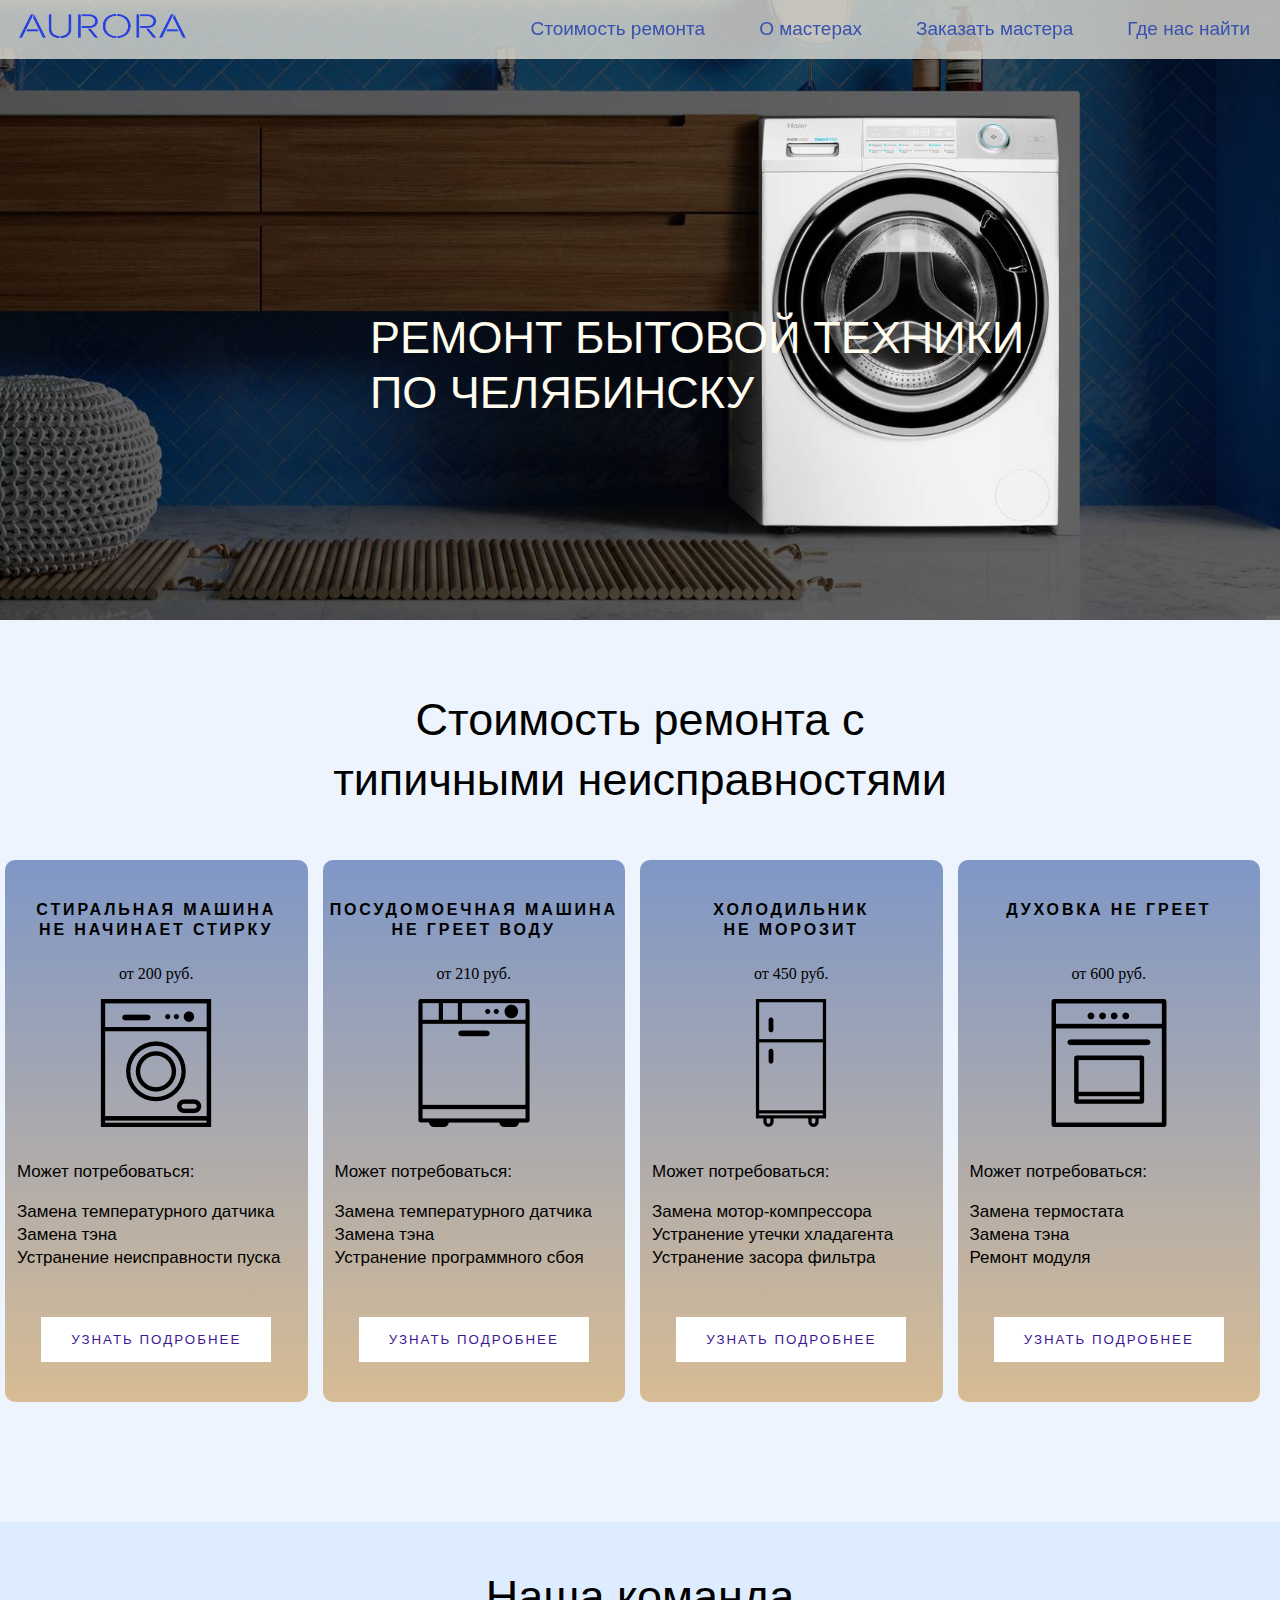
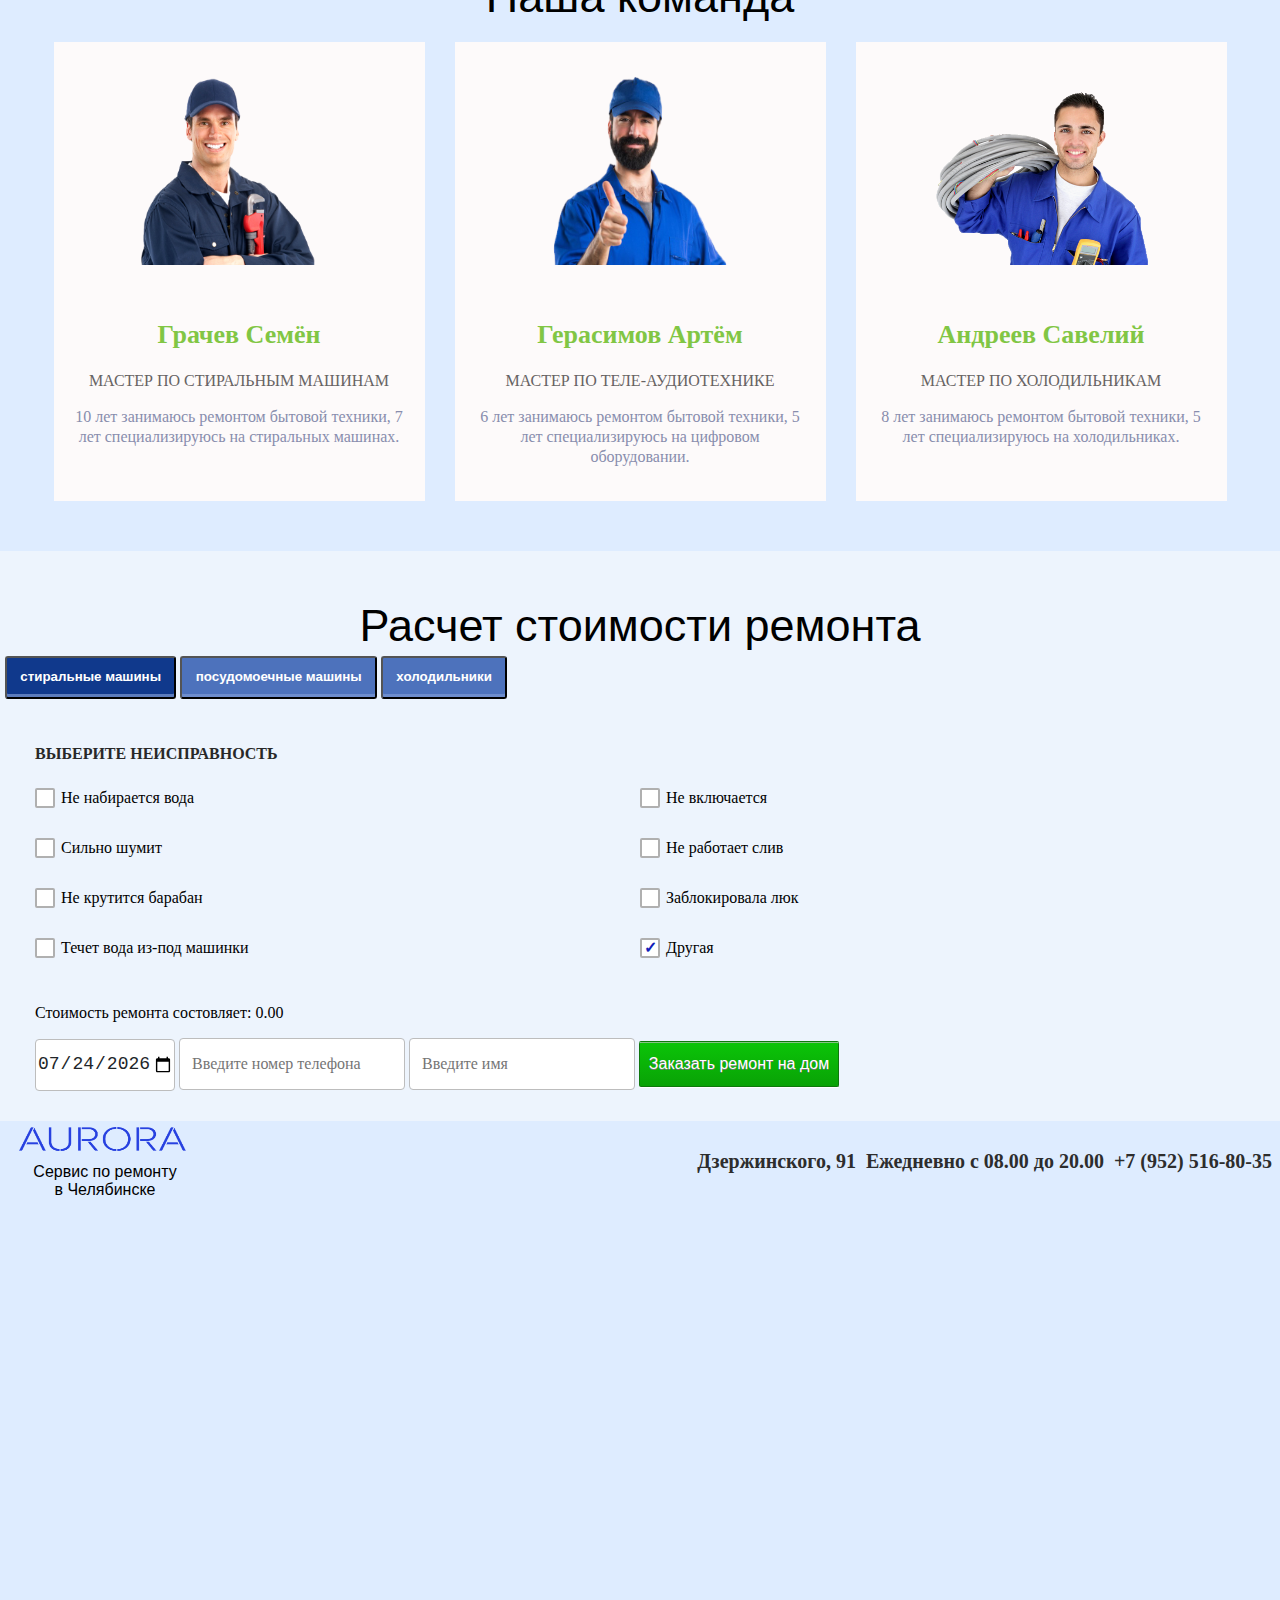
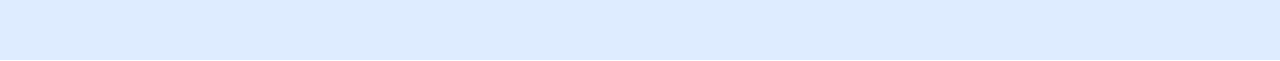
<file: index.html>
<!DOCTYPE html>
<html lang="en">

<head>
    <meta charset="UTF-8">
    <meta name="viewport" content="width=device-width">
    <meta http-equiv="X-UA-Compatible" content="ie=edge">
    <title>Ремонт бытовой техники</title>
    <link rel="stylesheet" href="./style.css">
    <script src="js/jquery.js"></script>
    <script src="js/form1.js"></script>
    <script src="js/tabList.js"></script>
    <script src="js/pop_up.js"></script>
</head>

<body>

    <header>
        <div class="header_container">
            <a id="header_logo" href="http://www.aurora-master.site/"><img src="/img/aurora.png" class="logo"></a>
            <nav><a href="#price_grid">Стоимость ремонта</a>
                <a href="#header_master">О мастерах</a>
                <a href="#request">Заказать мастера</a>
                <a href="#map_anchor">Где нас найти</a>
            </nav>
        </div>
    </header>

    <div class="main">
        <div class="center">
            <div class="slide">
                <h1>Ремонт бытовой техники <br>по Челябинску</h1>
            </div>
        </div>
    </div>

    <div class="price_grid" id="price_grid">
        <div class="center">
            <div class="title">Стоимость ремонта с <br> типичными неисправностями</div>
            <div class="row">
                <div class="item">
                    <div class="content">
                        <div class="item_title">Стиральная машина<br>Не начинает стирку</div>
                        <div class="price_label">от 200 руб.</div>
                        <img src="img/washer.png" class="img_row">
                        <div class="list">
                            <p>Может потребоваться:</p>
                            <ul>
                                <li> Замена температурного датчика</li>
                                <li> Замена тэна</li>
                                <li> Устранение неисправности пуска</li>
                            </ul>
                        </div>
                    </div>
                    <button class="btn_line btn_washer">узнать подробнее</button>
                </div>

                <div class="item">
                    <div class="content">
                        <div class="item_title">Посудомоечная машина<br>Не греет воду</div>
                        <div class="price_label">от 210 руб.</div>
                        <img src="img/dry.png" class="img_row">
                        <div class="list">
                            <p>Может потребоваться:</p>
                            <ul>
                                <li> Замена температурного датчика</li>
                                <li> Замена тэна</li>
                                <li> Устранение программного сбоя</li>
                            </ul>
                        </div>
                    </div>
                    <button class="btn_line btn_dishwasher">узнать подробнее</button>
                </div>

                <div class="item">
                    <div class="content">
                        <div class="item_title">Холодильник<br>Не морозит</div>
                        <div class="price_label">от 450 руб.</div>
                        <img src="img/holo.png" class="img_row">
                        <div class="list">
                            <p>Может потребоваться:</p>
                            <ul>
                                <li> Замена мотор-компрессора</li>
                                <li> Устранение утечки хладагента</li>
                                <li> Устранение засора фильтра</li>
                            </ul>
                        </div>
                    </div>
                    <button class="btn_line btn_holo">узнать подробнее</button>
                </div>

                <div class="item">
                    <div class="content">
                        <div class="item_title">Духовка не греет</div>
                        <div class="price_label">от 600 руб.</div>
                        <img src="img/dishwa.png" class="img_row">
                        <div class="list">
                            <p>Может потребоваться:</p>
                            <ul>
                                <li> Замена термостата</li>
                                <li> Замена тэна</li>
                                <li> Ремонт модуля</li>
                            </ul>
                        </div>
                    </div>
                    <button class="btn_line btn_oven">узнать подробнее</button>
                </div>
            </div>
        </div>
    </div>

    <div class="master" id="header_master">
        <div class="center">
            <div class="title">Наша команда</div>
            <div class="master_list">
                <div class="master_item">
                    <div class="master_img">
                        <img src="img/man6.png">
                    </div>
                    <h3>Грачев Семён</h3>
                    <p class="role">Мастер по стиральным машинам</p>
                    <p>10 лет занимаюсь ремонтом бытовой техники, 7 лет специализируюсь на стиральных машинах.</p>
                </div>
                <div class="master_item">
                    <div class="master_img">
                        <img src="img/man8.png">
                    </div>
                    <h3>Герасимов Артём</h3>
                    <p class="role">Мастер по теле-аудиотехнике</p>
                    <p>6 лет занимаюсь ремонтом бытовой техники, 5 лет специализируюсь на цифровом оборудовании.</p>
                </div>
                <div class="master_item">
                    <div class="master_img">
                        <img src="img/man7.png">
                    </div>
                    <h3>Андреев Савелий</h3>
                    <p class="role">Мастер по холодильникам</p>
                    <p>8 лет занимаюсь ремонтом бытовой техники, 5 лет специализируюсь на холодильниках.</p>
                </div>
            </div>
        </div>
    </div>

    <div class="request" id="request">
        <div class="center">
            <p class="title">Расчет стоимости ремонта </p>
            <div class="tab_list">
                <button class="btn_tab" onclick="openTab(event, 'washer')" id="defaultOpen">стиральные
                    машины</button>
                <button class="btn_tab" onclick="openTab(event, 'dishwasher')">посудомоечные
                    машины</button>
                <button class="btn_tab" onclick="openTab(event, 'fridge')">холодильники</button>
            </div>

            <div class="request_grid">
                <form action="php/order.php" method="post">
                    <p class="label">Выберите неисправность</p>
                    <div class="checkbox_grid" id="washer">
                        <label class="checkbox">
                            <input name="form_1[]" type="checkbox" data-price="100" value="Не набирается вода">
                            <span class="pseudocheckbox">Не набирается вода</span>
                        </label>
                        <label class="checkbox">
                            <input name="form_1[]" type="checkbox" data-price="100" value="Не включается">
                            <span class="pseudocheckbox">Не включается</span>
                        </label>
                        <label class="checkbox">
                            <input name="form_1[]" type="checkbox" data-price="100" value="Сильно шумит">
                            <span class="pseudocheckbox">Сильно шумит</span>
                        </label>
                        <label class="checkbox">
                            <input name="form_1[]" type="checkbox" data-price="100" value="Не работает слив">
                            <span class="pseudocheckbox">Не работает слив</span>
                        </label>
                        <label class="checkbox">
                            <input name="form_1[]" type="checkbox" data-price="100" value="Не крутится барабан">
                            <span class="pseudocheckbox">Не крутится барабан</span>
                        </label>
                        <label class="checkbox">
                            <input name="form_1[]" type="checkbox" data-price="100" value="Заблокировала люк">
                            <span class="pseudocheckbox">Заблокировала люк</span>
                        </label>
                        <label class="checkbox">
                            <input name="form_1[]" type="checkbox" data-price="100" value="Течет вода из-под машинки">
                            <span class="pseudocheckbox">Течет вода из-под машинки</span>
                        </label>
                        <label class="checkbox">
                            <input name="form_1[]" type="checkbox" data-price="0" value="Другая" checked>
                            <span class="pseudocheckbox">Другая</span>
                        </label>
                    </div>
                    <div class="checkbox_grid" id="dishwasher">
                        <label class="checkbox">
                            <input name="form_2[]" type="checkbox" data-price="100" value="Не греет воду">
                            <span class="pseudocheckbox">Не греет воду</span>
                        </label>
                        <label class="checkbox">
                            <input name="form_2[]" type="checkbox" data-price="100" value="Протекает">
                            <span class="pseudocheckbox">Протекает</span>
                        </label>
                        <label class="checkbox">
                            <input name="form_2[]" type="checkbox" data-price="100" value="Отключается">
                            <span class="pseudocheckbox">Отключается</span>
                        </label>
                        <label class="checkbox">
                            <input name="form_2[]" type="checkbox" data-price="100" value="Не сушит">
                            <span class="pseudocheckbox">Не сушит</span>
                        </label>
                        <label class="checkbox">
                            <input name="form_2[]" type="checkbox" data-price="100" value="Не сушит">
                            <span class="pseudocheckbox">Не сушит</span>
                        </label>
                        <label class="checkbox">
                            <input name="form_2[]" type="checkbox" data-price="100" value="Не включается">
                            <span class="pseudocheckbox">Не включается</span>
                        </label>
                        <label class="checkbox">
                            <input name="form_2[]" type="checkbox" data-price="100" value=" Не набирает воду">
                            <span class="pseudocheckbox"> Не набирает воду</span>
                        </label>
                        <label class="checkbox">
                            <input name="form_2[]" type="checkbox" data-price="0" value="Другая" checked>
                            <span class="pseudocheckbox">Другая</span>
                        </label>
                    </div>
                    <label class="checkbox">
                        <p>Стоимость ремонта состовляет: <span class="output" type="text" value="0.00"
                                id="span">0.00</span></p>
                        <input class="inv_input" name="price" style="display: none;">
                    </label>
                    <input type="date" min="2022-06-01" max="2022-09-30" value="" name="date" id="dataToday">
                    <div class="request_col">
                        <input name="phoneNumber" class="phone text_input" type="text"
                            placeholder="Введите номер телефона" required>
                        <input name="fio" class="text_input" type="text" placeholder="Введите имя">
                        <button type="submit" class="btn_sub">Заказать ремонт на дом</button>
                    </div>
                </form>
            </div>
        </div>
    </div>

    <footer>
        <div class="center">
            <div class="footer_logo">
                <a id="footer_logo" href="http://www.aurora-master.site/"><img src="/img/aurora.png" class="logo"></a>
                <div>
                    Сервис по ремонту <br> в Челябинске
                </div>
            </div>
            <div class="contact_block">
                <p>Дзержинского, 91</p>
                <p>Ежедневно с 08.00 до 20.00</p>
                <p>+7 (952) 516-80-35</p>
            </div>
        </div>
    </footer>

    <div class="map" id="map_anchor">
        <div class="center"><iframe
                src="https://www.google.com/maps/embed?pb=!1m18!1m12!1m3!1d43361.046940153225!2d61.35908326168934!3d55.1678002039231!2m3!1f0!2f0!3f0!3m2!1i1024!2i768!4f13.1!3m3!1m2!1s0x43c5f2b53dd66171%3A0xbb052e5ce0be2109!2z0KHQtdGA0LLQuNGBLdCm0LXQvdGC0YAgItCQ0LLRgNC-0YDQsCI!5e0!3m2!1sru!2sru!4v1653816058942!5m2!1sru!2sru"
                width="100%" height="450" style="border:0;" allowfullscreen="" loading="lazy"
                referrerpolicy="no-referrer-when-downgrade"></iframe>
        </div>
    </div>

    <div id="washer_pop">
        <p>Поломки стиральных машин в отдельных случаях, например, засор, требуют для ремонта частичной разборки машины.
            Подобные неисправности стиральных машин чреваты не только ремонтом самого аппарата, а и квартиры этажом
            ниже. </p>
        <span id="myModal__close" class="close">ₓ</span>
    </div>
    <div id="dishwasher_pop">
        <p>Контент</p>
        <span id="myModal__close" class="close">ₓ</span>
    </div>
    <div id="holo_pop">
        <p>Контент</p>
        <span id="myModal__close" class="close">ₓ</span>
    </div>
    <div id="oven_pop">
        <p>Контент</p>
        <span id="myModal__close" class="close">ₓ</span>
    </div>
    <div id="myModal">
        <p>Заказ Принят</p><br>
        <p>Наш оператор скоро с вами свяжется</p>
        <span id="myModal__close" class="close">ₓ</span>
    </div>
    <div id="myOverlay"></div>
</body>

</html>
</file>
<file: style.css>
body {
    margin: 0 auto;
}

.center {
    margin: 0 auto;
    width: 1270px;
}

header {
    width: 100%;
    position: fixed;
    background: rgba(229, 227, 217, 0.772);
    padding: 10px 0;
    color: #fff;
    display: block;
    top: 0;
    text-align: right;
    padding: 8px 0;
    z-index: 100;
}

header a {
    color: rgb(57 82 175);
    text-decoration: none;
    padding: 5px 25px;
    display: inline-block;
    font-family: 'Open Sans', sans-serif;
    font-size: 19px;
}

.header_container {
    width: 1270px;
    margin: auto;
}

.header_container nav {
    padding: 5px 0;
}

.logo {
    width: 200px;
    height: 38px;
}

#header_logo {
    display: block;
    position: relative;
    float: left;
    padding: 0 0;
}

.main {
    height: 620px;
    position: relative;
    overflow: visible;
    background-color: #f9fbfd;
    max-height: 650px;
}

.main .center {
    background-image: url(img/BG.jpg);
    height: 620px;
    width: 100%;
    background-position: center;
    background-repeat: no-repeat;
    background-size: cover;
}

.main p {
    margin: 0px;
}

.main .slide {
    position: relative;
}

.main .slide p {
    font-size: 22px;
    padding-bottom: 35px;
}

.main h1 {
    color: #fffcf0;
    font-size: 45px;
    font-family: "Open Sans", Roboto, Helvetica, Arial, sans-serif;
    font-weight: 400;
    line-height: 55px;
    margin: 0 0px;
    position: relative;
    text-transform: uppercase;
    padding: 280px 20px;
    padding-top: 310px;
    padding-left: 370px;
}

.price_grid {
    padding-top: 70px;
    padding-bottom: 120px;
    position: relative;
    overflow: visible;
    background-color: #edf4fd;
}

.title {
    font-size: 45px;
    font-family: "Open Sans", Roboto, Helvetica, Arial, sans-serif;
    max-height: 1000px;
    max-width: 780px;
    margin: 0 auto;
    text-align: center;
    line-height: 60px;
}

.price_grid .row {
    margin-top: 50px;
    display: flex;
}

.price_grid .row .item {
    text-align: center;
    font-size: 17px;
    width: 25%;
    display: inline-block;
    vertical-align: top;
    position: relative;
    background: linear-gradient(#7f97c7, #d7bc94);
    margin-right: 15px;
    border-radius: 10px;
}

.price_grid .row .item .item_title {
    text-transform: uppercase;
    font-family: "Open Sans", Roboto, Helvetica, Arial, sans-serif;
    font-weight: bold;
    line-height: 20px;
    margin: 0 auto;
    font-size: 16px;
    min-height: 65px;
    letter-spacing: 2.88px;
}

.price_grid .row .item .price_label {
    font-size: 16px;
    font-weight: 400;
    margin-bottom: 5px;
    border-radius: 10px;
}

.price_grid .row .item .price_label i {
    font-style: normal;
    font-weight: 500;
    font-size: 26px;
    margin: 0 4px;
    position: relative;
    top: 2px;
    left: 2px;
}

.price_grid .row .item ul {
    padding: 0;
    min-height: 120px;
}

.price_grid .row .item li {
    list-style-type: none;
}

.price_grid .row .content {
    padding: 0 2px;
    padding-top: 40px;
}

.price_grid .row .item .btn_line {
    position: relative;
    bottom: 30px;
    /* width: 100%; */
    padding: 15px 30px;
    background-color: #fff;
    border-style: none;
}

.list {
    text-align: left;
    padding-left: 10px;
    padding-right: 10px;
    line-height: 23px;
    font-family: "Open Sans", Roboto, Helvetica, Arial, sans-serif;
}

.btn_line {
    text-decoration: none;
    display: inline-block;
    padding: 20px 30px;
    margin: 10px 20px;
    position: relative;
    color: rgb(62, 23, 148);
    border: 1px solid rgba(255, 255, 255, .4);
    background: none;
    font-weight: 300;
    font-family: 'Montserrat', sans-serif;
    text-transform: uppercase;
    letter-spacing: 2px;
}

.btn_line:before,
.btn_line:after {
    content: "";
    position: absolute;
    width: 0;
    height: 0;
    opacity: 0;
    box-sizing: border-box;
}

.btn_line:before {
    bottom: 0;
    left: 0;
    border-left: 1.5px solid rgb(158, 0, 0);
    border-top: 1.5px solid rgb(132, 2, 2);
    transition: 0s ease opacity .8s, .2s ease width .4s, .2s ease height .6s;
}

.btn_line:after {
    top: 0;
    right: 0;
    border-right: 1.5px solid rgb(98, 13, 13);
    border-bottom: 1.5px solid rgb(132, 22, 22);
    transition: 0s ease opacity .4s, .2s ease width, .2s ease height .2s;
}

.btn_line:hover:before,
.btn_line:hover:after {
    height: 100%;
    width: 100%;
    opacity: 1;
}

.btn_line:hover:before {
    transition: 0s ease opacity 0s, .1s ease height, .1s ease width .1s;
}

.btn_line:hover:after {
    transition: 0s ease opacity .3s, .1s ease height .2s, .2s ease width .3s;
}

label.checkbox {
    cursor: pointer;
}

.request {
    background-color: #edf4fd;
    padding-top: 45px;
}

.btn_tab {
    font-weight: 700;
    color: white;
    text-decoration: none;
    padding: .8em 1em calc(.8em + 3px);
    border-radius: 3px;
    background: rgb(77, 114, 188);
    box-shadow: 0 -3px rgb(110 141 205) inset;
    transition: 0.2s;
}

.active {
    font-weight: 700;
    color: white;
    text-decoration: none;
    padding: .8em 1em calc(.8em + 3px);
    border-radius: 3px;
    background: rgb(16, 57, 140) !important;
    box-shadow: 0 -3px rgb(92, 124, 189) inset;
    transition: 0.2s;
}

.btn_tab:hover {
    background: rgb(67, 98, 162);
}

.btn_tab:active {
    background: rgb(16, 57, 140);
    box-shadow: 0 3px rgb(24, 57, 124) inset;
}

.request .request_grid {
    padding: 30px;
    animation: 1.5s ease 0s 1 normal none running manifestation;
}

.request .request_grid .label {
    font-size: 16px;
    font-weight: 700;
    color: #282828;
    text-transform: uppercase;
}

.request .request_grid .checkbox_grid {
    display: flex;
    flex-wrap: wrap;
    margin-top: 25px;
}

.request .request_grid .checkbox_grid>label {
    width: 50%;
    margin-bottom: 30px;
}

.request .request_grid .request_col {
    display: inline-block;
}

.request .request_grid .request_col .btn_sub {
    background: linear-gradient(to bottom, #0bc408 0%, #09a206 100%);
    color: #fff;
    font-size: 16px;
    text-shadow: 0 1px 0 #757575;
    padding: 4px 0 5px 0;
    margin: 0;
    cursor: pointer;
    border: 0;
    border-top: 1px solid #87c286;
    border-right: 1px solid #0e780c;
    border-left: 1px solid #0e780c;
    border-bottom: 1px solid #0e780c;
    box-shadow: 0 -1px 0 #0e780c, 0 1px 0 #fff;
    width: 200px;
    height: 45px;
    border-radius: 2px;
    display: inline-block;
}

.request .request_grid .request_col .call_us .phone {
    font-size: 20px;
    font-weight: 700;
    letter-spacing: 0.5px;
    margin-top: 7px;
}

.request .request_grid .request_col select {
    box-sizing: border-box;
    cursor: pointer;
    font-family: 'Acrom';
}

.request .request_grid .request_col label {
    display: block;
    font-weight: bold;
    text-transform: uppercase;
    padding-bottom: 10px;
    color: #484b4d;
}

.map {
    margin: 0 auto;
    width: 100%;
    background-color: #deecff;
}

.map .center {
    width: 100%;
}

#myModal {
    width: 300px;
    height: 140px;
    margin: 0 auto;
    padding: 18px 9px;
    border-radius: 4px;
    background: #fafafa;
    position: fixed;
    top: 0;
    left: 0;
    right: 0;
    bottom: 0;
    margin: auto;
    display: none;
    opacity: 0;
    z-index: 38;
}

#myModal__close {
    width: 21px;
    height: 21px;
    position: absolute;
    top: 1px;
    right: 11px;
    cursor: pointer;
    display: block;
    font-size: 33px;
}

#myOverlay {
    z-index: 37;
    position: fixed;
    background-color: rgba(0, 0, 0, .7);
    width: 100%;
    height: 100%;
    top: 0;
    left: 0;
    cursor: pointer;
    display: none;
}

.master {
    background-color: #deecff;
    padding-top: 45px;
}

.master h1 {
    font-family: "Open Sans", Roboto, Helvetica, Arial, sans-serif;
    font-size: 45px;
    text-align: center;
    margin: 0;
}

.master_list {
    display: flex;
    justify-content: center;
    width: auto;
    text-align: center;
    flex-wrap: wrap;
}

.master_list .master_item {
    background: #fdfafa;
    margin: 15px;
    margin-bottom: 50px;
    width: 335px;
    padding: 18px;
    line-height: 20px;
    color: #888dad;
    position: relative;
}

.master_list .master_item h3 {
    color: #81c644;
    font-size: 26px;
    margin-top: 50px;
}

.master_list .master_item p.role {
    color: #676363;
    margin: 10px 0;
    font-size: 16px;
    text-transform: uppercase;
}

.master_list .master_item .master_img img {
    width: 240px;
    height: 200px;
    padding: 5px;

}

footer {
    position: relative;
    height: 85px;
    background-color: #deecff;
}

.footer_logo {
    display: inline-block;
    text-align: center;
    font-family: "Open Sans", Roboto, Helvetica, Arial, sans-serif;
    font-size: 16px;
}


footer .contact_block {
    display: block;
    text-align: right;
    position: relative;
    top: -55px;
}

footer .contact_block p {
    display: inline-block;
    color: #2d2d2d;
    line-height: 28px;
    color: #2d2d2d;
    font-size: 20px;
    font-weight: bold;
    padding: 3px 3px;
    margin: 0 0;
}

#washer_pop {
    width: 300px;
    height: 140px;
    padding: 18px 9px;
    border-radius: 4px;
    background: #fafafa;
    position: fixed;
    top: 0;
    left: 0;
    right: 0;
    bottom: 0;
    margin: auto;
    display: none;
    opacity: 0;
    z-index: 38;
}

#holo_pop {
    width: 298px;
    height: 218px;
    padding: 18px 9px;
    border-radius: 4px;
    background: #fafafa;
    position: fixed;
    top: 0;
    left: 0;
    right: 0;
    bottom: 0;
    margin: auto;
    display: none;
    opacity: 0;
    z-index: 38;
    text-align: center;
}

#oven_pop {
    width: 298px;
    height: 218px;
    padding: 18px 9px;
    border-radius: 4px;
    background: #fafafa;
    position: fixed;
    top: 0;
    left: 0;
    right: 0;
    bottom: 0;
    margin: auto;
    display: none;
    opacity: 0;
    z-index: 38;
    text-align: center;
}

#dishwasher_pop {
    width: 298px;
    height: 218px;
    padding: 18px 9px;
    border-radius: 4px;
    background: #fafafa;
    position: fixed;
    top: 0;
    left: 0;
    right: 0;
    bottom: 0;
    margin: auto;
    display: none;
    opacity: 0;
    z-index: 38;
    text-align: center;
}

input[type=checkbox] {
    display: none;
}

input[type=checkbox]:checked+.pseudocheckbox::before {
    content: "\2713";
}

.pseudocheckbox::before {
    content: "\00A0";
    display: inline-block;
    box-sizing: border-box;
    width: 20px;
    height: 20px;
    background-color: white;
    border: 2px solid #B0B0B0;
    border-radius: 2px;
    margin-right: 6px;
    vertical-align: baseline;

    text-align: center;
    font-family: Arial, sans-serif;
    font-size: 16px;
    line-height: 16px;
    font-weight: bold;
    color: #101db9;
}

.text_input {
    display: inline-block;
    height: calc(2.25rem + 2px);
    padding: 0.375rem 0.75rem;
    font-family: inherit;
    font-size: 1rem;
    font-weight: 400;
    line-height: 1.5;
    color: #212529;
    background-color: #fff;
    background-clip: padding-box;
    border: 1px solid #bdbdbd;
    border-radius: 0.25rem;
    transition: border-color 0.15s ease-in-out, box-shadow 0.15s ease-in-out;
  }
  #dataToday {
    display: inline-block;
    height: 50px;
    font-size: 18px;
    line-height: 1.5;
    color: #212529;
    background-color: #fff;
    background-clip: padding-box;
    border: 1px solid #bdbdbd;
    border-radius: 0.25rem;
}
</file>
